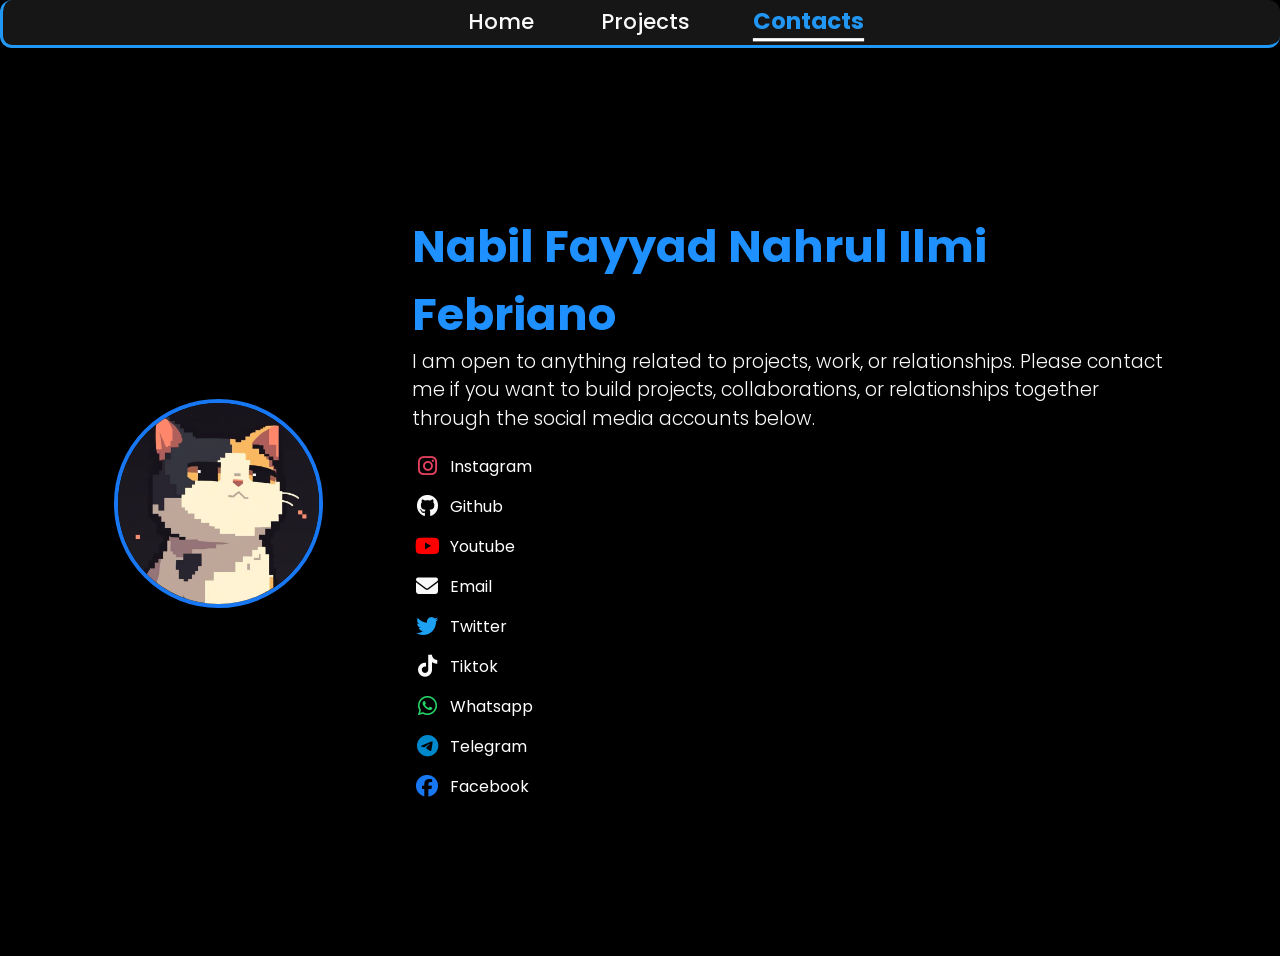
<file: contacts.html>
<!DOCTYPE html>
<html lang="en">
<head>
    <meta charset="UTF-8">
    <meta name="viewport" content="width=device-width, initial-scale=1.0">
    <title>Contact</title>
    <link rel="stylesheet" href="https://cdnjs.cloudflare.com/ajax/libs/font-awesome/6.4.0/css/all.min.css">
    <link rel="stylesheet" href="contacts.css">
</head>
<body>
    <header>
      
        <nav>
            <a href="./index.html"> Home</a>
            <a href="./projects.html">Projects</a>
            <a href="./contacts.html" class="active">Contacts</a>
        </nav>
    </header>
    
    <section class="home">
        <div class="home-img">
            <img src="kucing kotak.jpeg" alt="my fhoto">
        </div>
        <div class="home-content">
            <h3 class="typing-text">Nabil Fayyad Nahrul Ilmi Febriano</h3>
            <p class="desk">I am open to anything related to projects, work, or relationships. Please contact me if you want to build projects, collaborations, or relationships together through the social media accounts below.</p>
        

                <div class="social">
                    <a class="social-item" href="https://www.instagram.com/snapcat_666666?igsh=bGhsN29oZTJqaHpk" target="_blank"><i class="fab fa-instagram"></i> <span> Instagram</span> </a>
                    <a class="social-item" href="https://github.com/nbillfyyad" target="_blank"><i class="fab fa-github"></i> <span>Github</span> </a>
                    <a class="social-item" href="https://youtube.com/@usersnapcat?si=GocOOxfAdkSkoWXw" target="_blank"><i class="fab fa-youtube"></i> <span>Youtube</span> </a>
                    <a class="social-item" href="mailto:nbillfyyad28@gmail.com" target="_blank"><i class="fas fa-envelope"></i> <span>Email</span> </a>
                    <a class="social-item" href="https://x.com/Zzzz70644?t=a-fZfRKi9J8zMWlstJoPRA&s=09" target="_blank"><i class="fab fa-twitter"></i> <span>Twitter</span> </a>
                    <a class="social-item" href="https://www.tiktok.com/@si_snapcat?_t=ZS-8zvhSyEpOQU&_r=1" target="_blank"><i class="fab fa-tiktok"></i> <span>Tiktok</span> </a>
                    <a class="social-item" href="https://wa.me/6282111441770" target="_blank"><i class="fab fa-whatsapp"></i> <span>Whatsapp</span> </a>
                    <a class="social-item" href="https://t.me/SnapCat" target="_blank"><i class="fab fa-telegram"></i> <span>Telegram</span> </a>
                    <a class="social-item" href="https://www.facebook.com/bill" target="_blank"><i class="fab fa-facebook"></i> <span>Facebook</span> </a>
                </div>
        </div>
    </section>
</body>
</html>
</file>
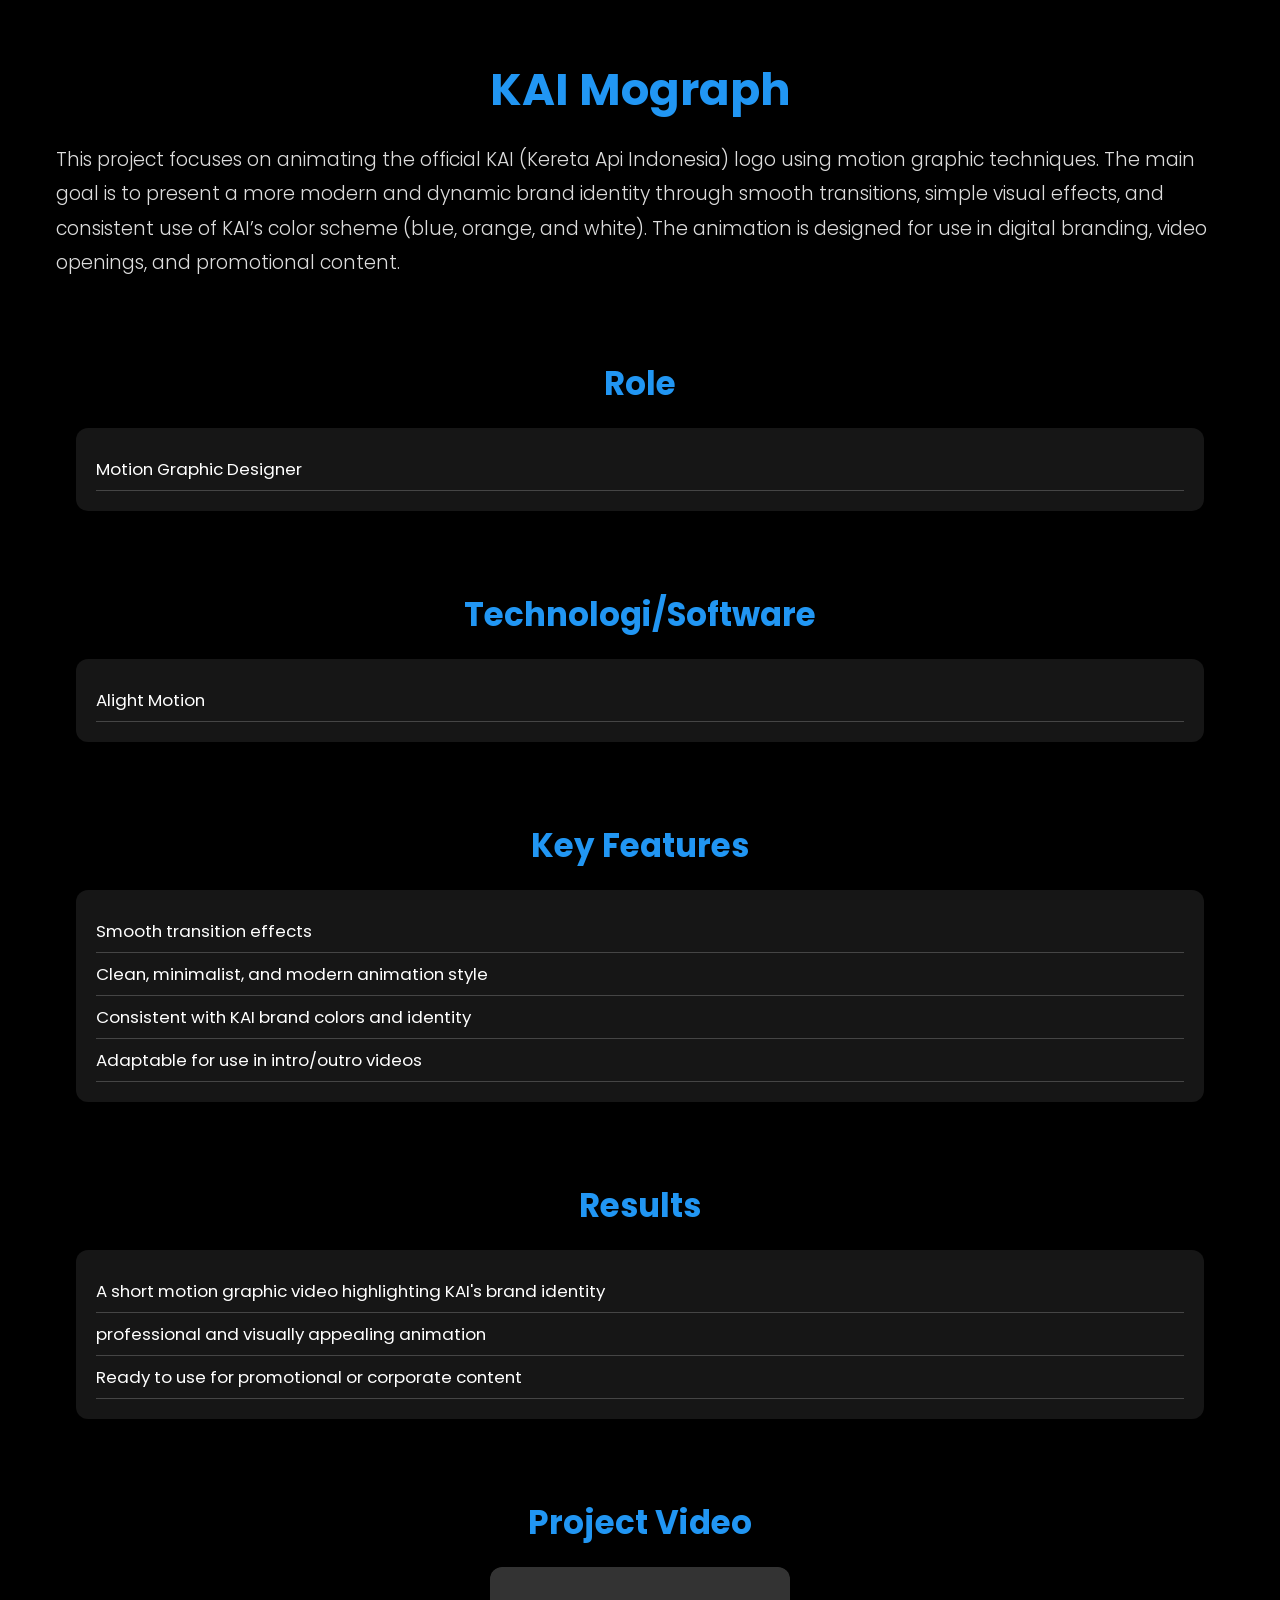
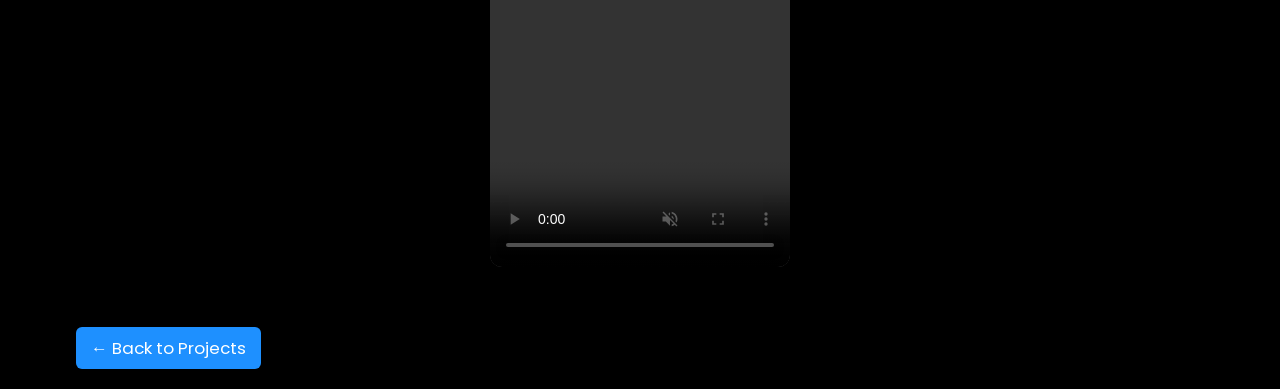
<file: KAI Mograph.html>
<!DOCTYPE html>
<html lang="en">
<head>
  <meta charset="UTF-8">
   <meta name="viewport" content="width=device-width, initial-scale=1.0">
  <title>KAI Mograph</title>
  <link rel="stylesheet" href="projects.css">
</head>
<body>
  <header>
  </header>

  <main>
    <section id="title" class="title-section">
    <h1>KAI Mograph</h1>
    <p>This project focuses on animating the official KAI (Kereta Api Indonesia) logo using motion graphic techniques. The main goal is to present a more modern and dynamic brand identity through smooth transitions, simple visual effects, and consistent use of KAI’s color scheme (blue, orange, and white). The animation is designed for use in digital branding, video openings, and promotional content.</p>
    </section>
  </main>
<section id="role" class="role-section">
    <h1>Role</h1>
    <div class="role-container">

      <div class="card">
        <ul>
          <li>Motion Graphic Designer</li>
        </ul>
      </div>
  </div>
  </section>
  <section id="technologi" class="technologi-section">
    <h1>Technologi/Software</h1>
    <div class="technologi-container">

      <div class="card">
        <ul>
          <li>Alight Motion</li>
        </ul>
      </div>
  </div>
  </section>
   <section id="keyfeature" class="keyfeature-section">
    <h1>Key Features</h1>
    <div class="keyfeature-container">

      <div class="card">
        <ul>
          <li>Smooth transition effects</li>
          <li>Clean, minimalist, and modern animation style</li>
          <li>Consistent with KAI brand colors and identity</li>
          <li>Adaptable for use in intro/outro videos</li>
        </ul>
        </ul>
      </div>
  </div>
  </section>
   <section id="result" class="result-section">
    <h1>Results</h1>
    <div class="result-container">

      <div class="card">
        <ul>
          <li>A short motion graphic video highlighting KAI's brand identity</li>
          <li>professional and visually appealing animation</li>
          <li>Ready to use for promotional or corporate content</li>
        </ul>
      </div>
  </div>
</section>
<section id="pictorvid" class="pictorvid-section">
    <h1>Project Video</h1>
    <div class="video-grid">
    <div class="video-container">
    <div class="video-card">
<video controls autoplay muted loop>
      <source src="./WhatsApp Video 2025-10-02 at 4.17.28 PM.mp4" type="video/mp4">

    </video>
</div>
    </div>
    </div>
  </section>
   <a href="projects.html" class="back-btn">← Back to Projects</a>
</body>
</html>
</file>
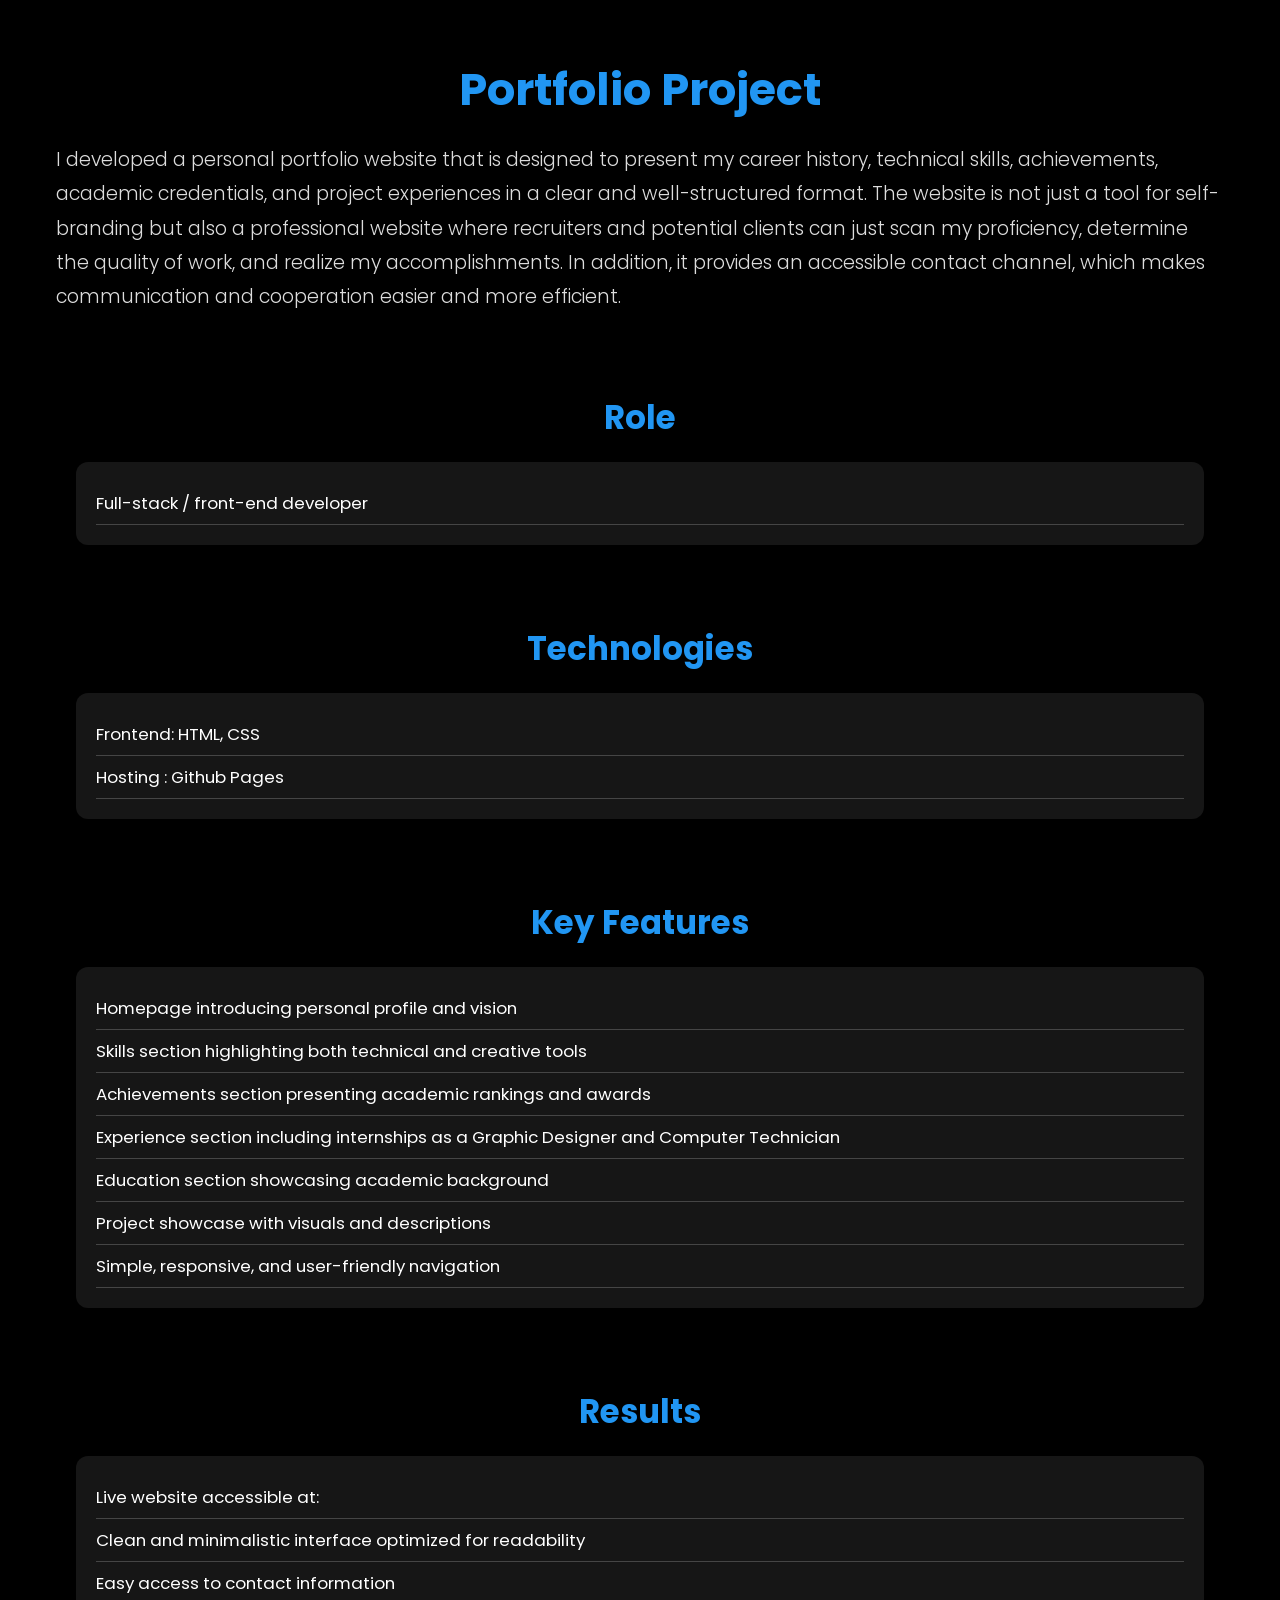
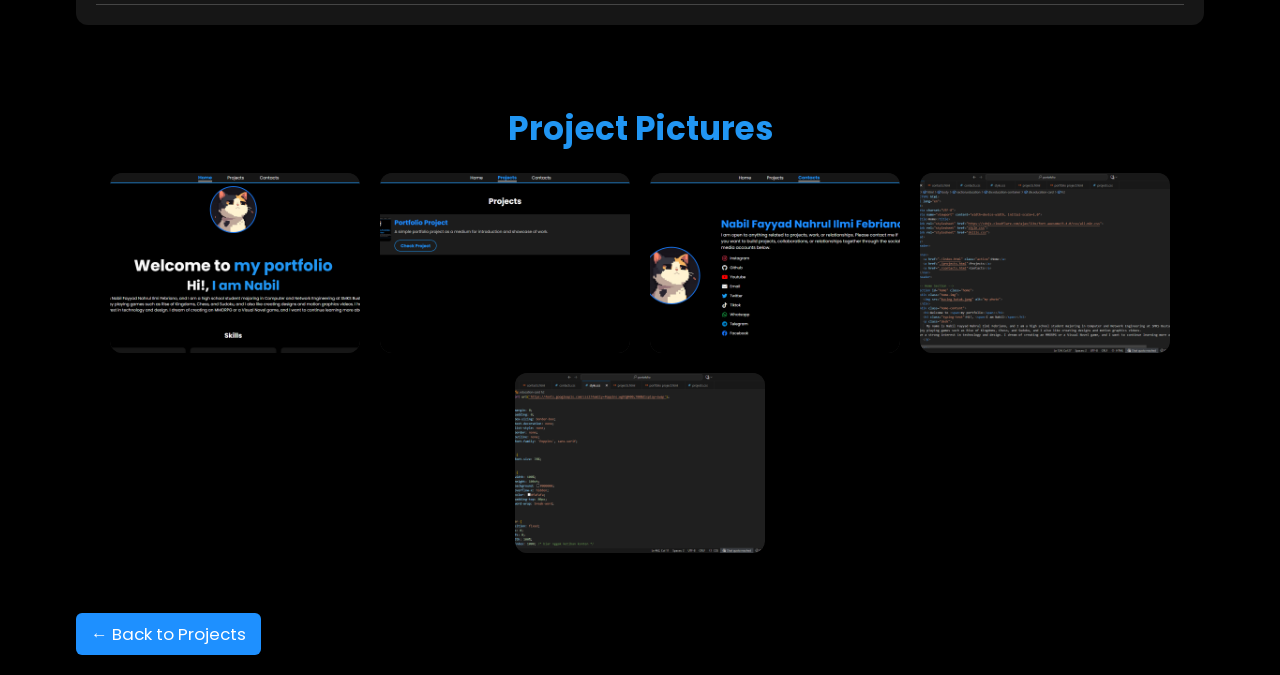
<file: portfolio project.html>
<!DOCTYPE html>
<html lang="en">
<head>
  <meta charset="UTF-8">
   <meta name="viewport" content="width=device-width, initial-scale=1.0">
  <title>Portfolio Project</title>
  <link rel="stylesheet" href="projects.css">
</head>
<body>
  <header>
  </header>

  <main>
    <section id="title" class="title-section">
    <h1>Portfolio Project</h1>
    <p>I developed a personal portfolio website that is designed to present my career history, technical skills, achievements, academic credentials, and project experiences in a clear and well-structured format. The website is not just a tool for self-branding but also a professional website where recruiters and potential clients can just scan my proficiency, determine the quality of work, and realize my accomplishments. In addition, it provides an accessible contact channel, which makes communication and cooperation easier and more efficient.</p>
    </section>
  </main>
<section id="role" class="role-section">
    <h1>Role</h1>
    <div class="role-container">

      <div class="card">
        <ul>
          <li>Full-stack / front-end developer</li>
        </ul>
      </div>
  </div>
  </section>
  <section id="technologi" class="technologi-section">
    <h1>Technologies</h1>
    <div class="technologi-container">

      <div class="card">
        <ul>
          <li>Frontend: HTML, CSS</li>
          <li>Hosting : Github Pages</li>
        </ul>
      </div>
  </div>
  </section>
   <section id="keyfeature" class="keyfeature-section">
    <h1>Key Features</h1>
    <div class="keyfeature-container">

      <div class="card">
        <ul>
          <li>Homepage introducing personal profile and vision</li>
          <li>Skills section highlighting both technical and creative tools</li>
          <li>Achievements section presenting academic rankings and awards</li>
          <li>Experience section including internships as a Graphic Designer and Computer Technician</li>
          <li>Education section showcasing academic background</li>
          <li>Project showcase with visuals and descriptions</li> 
          <li>Simple, responsive, and user-friendly navigation</li>
        </ul>
        </ul>
      </div>
  </div>
  </section>
   <section id="result" class="result-section">
    <h1>Results</h1>
    <div class="result-container">

      <div class="card">
        <ul>
          <li>Live website accessible at:</li>
          <li>Clean and minimalistic interface optimized for readability</li>
          <li>Easy access to contact information</li>
        </ul>
      </div>
  </div>
  </section>

  <section id="pictorvid" class="pictorvid-section">
    <h1>Project Pictures</h1>
    <div class="pict-grid">
    <div class="pict-container">
    <div class="pict-card">
<img src="./Screenshot (74).png" alt="#">
</div>
<div class="pict-card">
<img src="./Screenshot (75).png" alt="#">
</div>
<div class="pict-card">
<img src="./Screenshot (76).png" alt="#">
</div>
<div class="pict-card">
<img src="./Screenshot (79).png" alt="#">
</div>
<div class="pict-card">
<img src="./Screenshot (80).png" alt="#">
</div>
    </div>
    </div>
  </section>

   <a href="projects.html" class="back-btn">← Back to Projects</a>
</body>
</html>
</file>
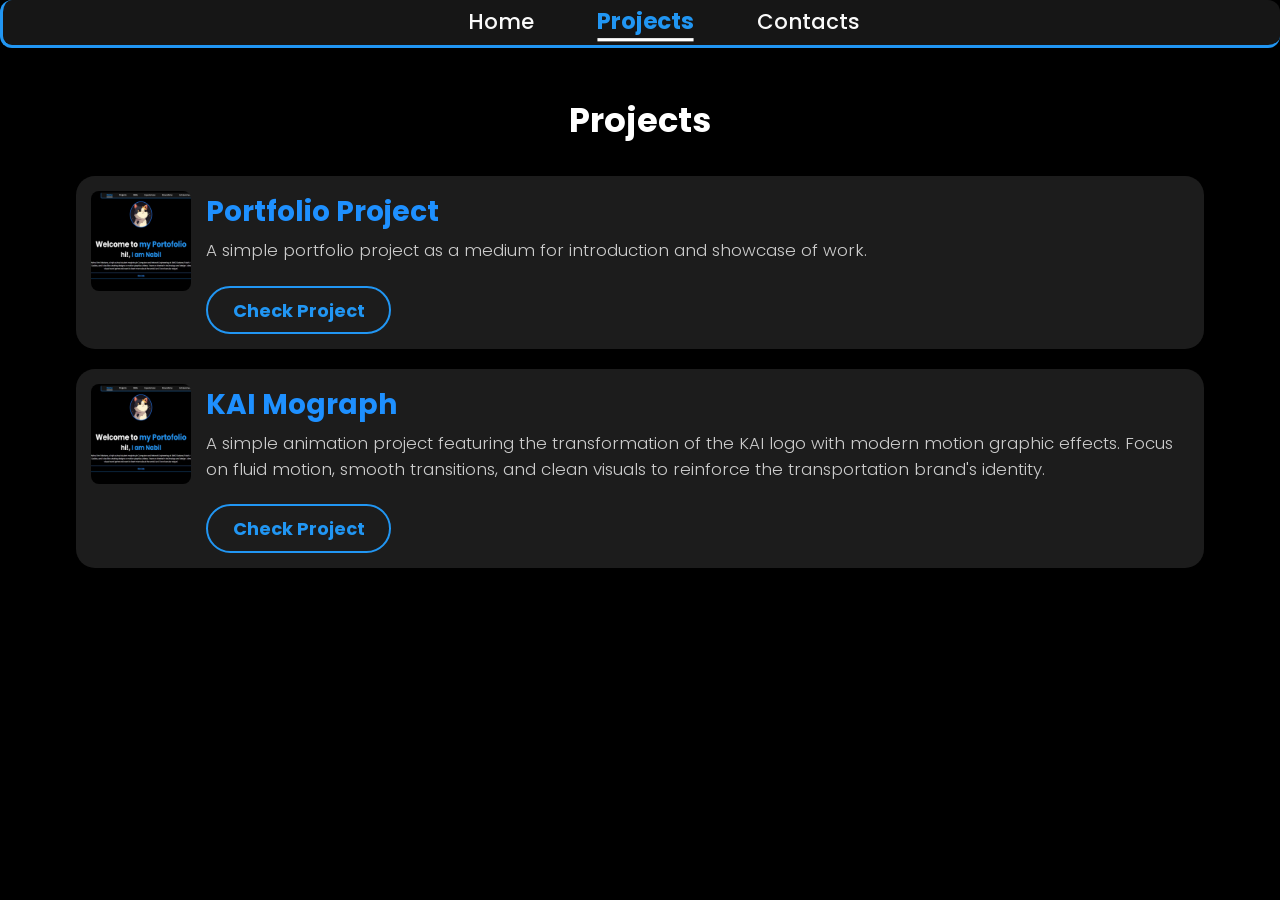
<file: projects.html>
<!DOCTYPE html>
<html lang="en">
<head>
    <meta charset="UTF-8">
    <meta name="viewport" content="width=device-width, initial-scale=1.0">
    <title>Project</title>
    <link rel="stylesheet" href="https://cdnjs.cloudflare.com/ajax/libs/font-awesome/6.4.0/css/all.min.css">
    <link rel="stylesheet" href="projects.css">
</head>
<body>
    <header>
      
        <nav>
            <a href="./index.html"> Home</a>
            <a href="./projects.html"  class="active">Projects</a>
            <a href="./contacts.html">Contacts</a>
        </nav>
    </header>
    
    <section class="home"></section>
  <section id="projects">
  <h2>Projects</h2>
  <div class="project-list">

    <div class="project-item">
      <img src="thumbnail portfolio.jpeg" alt="Portfolio Project">
      <div class="project-info">
        <h3>Portfolio Project</h3>
        <p>A simple portfolio project as a medium for introduction and showcase of work.</p>
        <a href="./portfolio project.html" class="btn">Check Project</a>
      </div>
    </div>
    <div class="project-item">
      <img src="thumbnail portfolio.jpeg" alt="KAI Mograph">
      <div class="project-info">
        <h3>KAI Mograph</h3>
        <p>A simple animation project featuring the transformation of the KAI logo with modern motion graphic effects. Focus on fluid motion, smooth transitions, and clean visuals to reinforce the transportation brand's identity.</p>
        <a href="./KAI Mograph.html" class="btn">Check Project</a>
      </div>
    </div>
  </div>
</section>
</file>
<file: contacts.css>
@import url('https://fonts.googleapis.com/css2?family=Poppins:wght@400;700&display=swap');
* {
    margin: 0;
    padding: 0;
    box-sizing: border-box;
    text-decoration: none;
    list-style: none;
    border: none;
    outline: none;
    font-family: 'Poppins', sans-serif;
}

html{
    font-size: 70%;

}

body{
    width: 100%;
    height: 100vh;
    background: #000000;
    overflow-x: hidden;
    color: #fafafa;
    padding-top: 80px; 
}

header {
  position: fixed;
  top: 0;
  left: 0;
  width: 100%;
  z-index: 1000; /* biar nggak ketiban konten */
}


nav {
  display: flex;
  gap: 2rem; 
  padding: .5rem 1rem;
  background-color: #161616;
  border-radius: 12px;
  display: flex;
  flex-direction: row;
  align-items: flex-end;
  justify-content: center;
  text-align: center;

  /* tambahin ini biar konsisten */
  border-left: 3px solid #2196f3;
  border-bottom: 3px solid #2196f3;
}

nav a {
  font-size: 1.9rem !important;
  font-weight: 500;
  margin-left: 4rem;
  display: inline-block;
  border-bottom: 3px solid transparent;
  color: #fafafa;
  text-decoration: none;
  transition: color 1s cubic-bezier(0.23, 1, 0.32, 1), border-bottom-color 1s cubic-bezier(0.23, 1, 0.32, 1), transform 1s cubic-bezier(0.23, 1, 0.32, 1);
}

nav a:hover,
nav a.active {
  color: #2196f3;
  border-bottom: 3px solid #1877f3;
  transform: none;
  padding: 0;
    border-radius: 0;
}

body{
  padding: 5rem;
}

nav a.active {
    color: #2196f3 !important;
    border-bottom: 3px solid #fff !important;
    font-weight: bold;
    transform: scale(1.08);
    transition: color 1s cubic-bezier(0.23, 1, 0.32, 1), border-bottom-color 1s cubic-bezier(0.23, 1, 0.32, 1), transform 1s cubic-bezier(0.23, 1, 0.32, 1);
}

@media (max-width: 995px) {
        nav {
                width: auto;
                border-left: 3px solid #2196f3;
                border-bottom: 3px solid #2196f3;
                padding: 1rem;
                background-color: #161616;
                border-top: 0.1rem solid rgba(0,0,0,0.1);
                gap: 0.8rem;
                justify-content: center;
                align-items: center;
                text-align: center;
                flex-wrap: wrap;
        }
        
        nav a {
                font-size: 1.2rem;
                margin-left: 0.5rem;
                display: inline;
        }
}

section {
    min-height: 100vh;
    padding: 2rem 5%;
}

.home{
    display: flex;
    justify-content: center;
    align-items: center;
    gap: 8rem;
    background-color: #000000;
}

.home .home-content h1{
    font-size: 6rem;
    font-weight: 650;
    line-height: 1.3;
    white-space: normal;
}

span{
    color: #2196f3;
}

.home .home-content h3{
    font-size: 4rem;
    font-weight: 700;
    line-height: 1.5;
    color: dodgerblue;
}


.home .home-content p {
    font-size: 1.7rem !important;
    font-weight: 300;
    line-height: 1.5;
    max-width: 100%;
    text-align: left;
  
}

.home-img {
  width: 40vw;          
  aspect-ratio: 1 / 1;   
}

.home-img img {
  width: 100%;
  height: 100%;
  object-fit: cover;
  border-radius: 50%;
  border: #1877f3 4px solid;
}


.home-img img:hover {
    font-size: 1.8rem;
    font-weight: 100;
}

@media (max-width: 995px) {
    .home {
        flex-direction: column;
        text-align: center;
        gap: 3rem;
    }

    .home .home-content h1 {
        font-size: 4rem;
    }

    .home .home-content h3 {
        font-size: 1.8rem;
    }
}



@media (max-width: 600px) {
  .home-img {
    width: 120px !important;
    height: 120px !important;
  }
  .home-img img {
    width: 120px !important;
    height: 120px !important;
    border-width: 2px !important;
  }
}

.btn {
  display: inline-block;
  margin: 2rem auto 0 auto;
  padding: 0.8rem 2.2rem;
  font-size: 1.6rem;
  color: #2196f3;
  background: transparent;
  border: 2px solid #2196f3;
  border-radius: 30px;
  font-weight: bold;
  cursor: pointer;
  transition: background 0.4s, color 0.4s, box-shadow 0.4s;
  box-shadow: 0 0 0px #2196f3;
}

.btn:hover {
  background: #2196f3;
  color: #fff;
  box-shadow: 0 0 16px #2196f3;
}

.home-content .btn {
  display: block;
  margin: 2rem auto;
  text-align: center;
}

.contact-text {
  max-width: 600px;
}

.social {
  display: flex !important;
  flex-direction: column !important; 
  align-items: flex-start !important; 
  gap: 15px !important;
  margin-top: 20px !important;
}

.social-item {
  display: flex;
  align-items: center;
  gap: 8px;
  font-size: 18px;
  color: white;
  text-decoration: none;
  transition: color 1.3s;
}

.social-item i {
  font-size: 22px;
  width: 30px;
  text-align: center;
}

.social-item:hover {
  color: #2196f3;
}

.social a:hover {
  color: #2196f3;
  display: column important;
  transform: scale(1.1);
 
}

.social-item span {
  color: white;          
  font-size: 16px;       
}
.social-item:hover span {
  color: #1877f3;        
}

.fa-facebook { color: #1877f3; }
.fa-instagram { color: #e4405f; }
.fa-github { color: #fafafa; }
.fa-tiktok { color: #fafafa; }
.fa-twitter { color: #1da1f2; }
.fa-youtube { color: #ff0000; }
.fa-whatsapp { color: #25d366; }
.fa-telegram { color: #0088cc; }
.fa-discord { color: #7289da; }
.fa-envelope { color: #fafafa; }


.cards {
  display: grid;
  grid-template-columns: repeat(auto-fit, minmax(250px, 1fr));
  gap: 1rem;
}
</file>
<file: projects.css>
@import url('https://fonts.googleapis.com/css2?family=Poppins:wght@400;700&display=swap');
* {
    margin: 0;
    padding: 0;
    box-sizing: border-box;
    text-decoration: none;
    list-style: none;
    border: none;
    outline: none;
    font-family: 'Poppins', sans-serif;
}

html{
    font-size: 70%;

}

body{
    width: 100%;
    height: 100vh;
    background: #000000;
    overflow-x: hidden;
    color: #fafafa;
    padding-top: 80px; 
}

header {
  position: fixed;
  top: 0;
  left: 0;
  width: 100%;
  z-index: 1000; /* biar nggak ketiban konten */
}


nav {
  display: flex;
  gap: 2rem; 
  padding: .5rem 1rem;
  background-color: #161616;
  border-radius: 12px;
  display: flex;
  flex-direction: row;
  align-items: flex-end;
  justify-content: center;
  text-align: center;

  /* tambahin ini biar konsisten */
  border-left: 3px solid #2196f3;
  border-bottom: 3px solid #2196f3;
}


nav a {
  font-size: 1.9rem !important;
  font-weight: 500;
  margin-left: 4rem;
  display: inline-block;
  border-bottom: 3px solid transparent;
  color: #fafafa;
  text-decoration: none;
  transition: color 1s cubic-bezier(0.23, 1, 0.32, 1), border-bottom-color 1s cubic-bezier(0.23, 1, 0.32, 1), transform 1s cubic-bezier(0.23, 1, 0.32, 1);
}

nav a:hover,
nav a.active {
  color: #2196f3;
  border-bottom: 3px solid #1877f3;
  transform: none;
  padding: 0;
    border-radius: 0;
}

body{
  padding: 5rem;
}

nav a.active {
    color: #2196f3 !important;
    border-bottom: 3px solid #fff !important;
    font-weight: bold;
    transform: scale(1.08);
    transition: color 1s cubic-bezier(0.23, 1, 0.32, 1), border-bottom-color 1s cubic-bezier(0.23, 1, 0.32, 1), transform 1s cubic-bezier(0.23, 1, 0.32, 1);
}

@media (max-width: 995px) {
        nav {
                width: auto;
                border-left: 3px solid #2196f3;
                border-bottom: 3px solid #2196f3;
                padding: 1rem;
                background-color: #161616;
                border-top: 0.1rem solid rgba(0,0,0,0.1);
                gap: 0.8rem;
                justify-content: center;
                align-items: center;
                text-align: center;
                flex-wrap: wrap;
        }
        
        nav a {
                font-size: 1.2rem;
                margin-left: 0.5rem;
                display: inline;
        }
}

@media (max-width: 600px) {
    section {
        padding: 1rem 2%;
    }
}


.home{
    display: flex;
    justify-content: center;
    align-items: center;
    gap: 8rem;
    background-color: #000000;
    flex-wrap: wrap;
    text-align: center;
}

#projects h2 {
  font-size: 3rem;
  text-align: center;
  margin-bottom: 30px;
}

span{
    color: #2196f3;
}

.project-info h3 {
  font-size: 2.5rem;
  font-weight: 700;
  line-height: 1.5;
}


.project-info p {
    font-size: 1.2rem;
    font-weight: 300;
    line-height: 1.5;
    max-width: 100%;
    text-align: center;
}

.btn {
  display: inline-block;
  margin: 2rem auto 0 auto;
  padding: 0.8rem 2.2rem;
  font-size: 1.6rem;
  color: #2196f3;
  background: transparent;
  border: 2px solid #2196f3;
  border-radius: 30px;
  font-weight: bold;
  cursor: pointer;
  transition: background 0.4s, color 0.4s, box-shadow 0.4s;
  box-shadow: 0 0 0px #2196f3;
}

.btn:hover {
  background: #2196f3;
  color: #fff;
  box-shadow: 0 0 16px #2196f3;
}

.home-content .btn {
  display: block;
  margin: 2rem auto;
  text-align: center;
}

body {
  word-wrap: break-word;
  overflow-x: hidden;
}

.cards {
  display: grid;
  grid-template-columns: repeat(auto-fit, minmax(250px, 1fr));
  gap: 1rem;
}
#projects {
  padding: 40px 20px;
  background: #000000;
  color: white;
}

.project-list {
  display: flex;
  flex-direction: column;
  gap: 20px;
}

.project-item {
  display: flex;
  align-items: flex-start;
  background: #1c1c1c;
  padding: 15px;
  border-radius: 19px;
  transition: transform 0.2s ease;
}

.project-item:hover {
  transform: translateX(5px);
}

.project-item img {
  width: 100px;
  height: 100px;
  object-fit: cover;
  border-radius: 8px;
  margin-right: 15px;
}

.project-info h3 {
  margin: 0;
  color: #1e90ff;
}

.project-info p {
  margin: 5px 0 0;
  font-size: 1.5rem !important;
  color: #ccc;
  text-align: left !important;
  text-justify: inter-word !important;
  hyphens: auto;
  overflow-wrap: break-word;
}


.back-btn {
  display: inline-block;
  padding: 8px 15px;
  background: #1e90ff;
  color: white;
  border-radius: 6px;
  text-decoration: none;
  margin: 20px;
  transition: background 0.3s;
  font-size: 1.5rem;
}

.back-btn:hover {
  background: #0d6efd;
}

@media (max-width: 600px) {
  .project-item {
    flex-direction: column;
    align-items: center;
    text-align: center;
  }

  .project-item img {
    margin: 0 0 10px 0;
  }

  .project-info p {
    font-size: 1.2rem;
    line-height: 1.6;
    text-align: left !important;
  }
}

/* === Desk Portfolio Section === */
.title-section {
    text-align: center;
    margin-bottom: 40px;
}

.title-section h1 {
    font-size: 4rem;
    color: #2196f3;
    margin-bottom: 20px;
}

.title-section p {
    font-size: 1.7rem;
    font-weight: 300;
    line-height: 1.8;
    max-width: 100%;        /* biar hampir penuh layar */
    margin: 0 auto;        /* rata tengah dengan lebar 90% */
    text-align: left;   /* biar teks rapi penuh kiri-kanan */
    color: #ddd;
}



/* === Section General Style === */
.role-section,
.technologi-section,
.keyfeature-section,
.result-section,
.pictorvid-section {
    padding: 40px 20px;
    background: #000;
    display: flex;
    flex-direction: column;
    align-items: center;
    width: 100%;
}

.role-section h1,
.technologi-section h1,
.keyfeature-section h1,
.result-section h1,
.pictorvid-section h1 {
    font-size: 2.9rem;
    margin-bottom: 20px;
    color: #2196f3;
}

/* === Container Grid === */
.role-container,
.technologi-container,
.keyfeature-container,
.result-container,
.pictorvid-container {
    display: grid;
    grid-template-columns: repeat(auto-fit, minmax(280px, 1fr));
    gap: 20px;
    width: 100%;
    max-width: 1200px;
    margin: 0 auto;
}

/* === Card === */
.card {
    background: #161616;
    border-radius: 12px;
    padding: 20px;
    box-shadow: 0 4px 10px rgba(0,0,0,0.2);
    text-align: left;
    width: 100%;
}


.card ul li {
    font-size: 1.5rem;
    padding: 8px 0;
    border-bottom: 1px solid rgba(255, 255, 255, 0.2);
    color: #fff;
}

/* === Mobile Fix === */
@media (max-width: 768px) {
    .title-section p {
        font-size: 1.3rem;
        max-width: 100%;
        padding: 0 15px;
    }

    .role-container,
    .technologi-container,
    .keyfeature-container,
    .result-container,
    .pictorvid-container {
        grid-template-columns: 1fr; /* biar 1 kolom penuh */
    }

    .card {
        width: 100%;
        margin: 0;
    }
  }

 .pict {
  text-align: center;
  padding: 30px 0;
}

.pict-container {
  display: flex;
  justify-content: center;
  flex-wrap: wrap;
  gap: 20px;
}

.pict-card {
  width: 250px;      
  height: 180px;
  background: #161616;
  border-radius: 12px;
  overflow: hidden;
  display: flex;
  justify-content: center;
  align-items: center;
}

.pict-card img {
  width: 100%;
  height: 100%;
  object-fit: cover;   /* gambar proporsional, gak gepeng */
  border-radius: 12px;
}
.video {
  text-align: center;
  padding: 30px 0;
}

.video-container {
  display: flex;
  justify-content: center;
  flex-wrap: wrap;
  gap: 20px;
}

.video-card {
  width: 100%;
  max-width: 400px;   /* batas maksimal di desktop */
  aspect-ratio: 1/1;  /* biar tetap kotak */
  background: #161616;
  border-radius: 12px;
  overflow: hidden;
  display: flex;
  justify-content: center;
  align-items: center;
}


.video-card video {
  width: 100%;
  height: 100%;
  object-fit: cover;   /* gambar proporsional, gak gepeng */
  border-radius: 12px;
}
/* Responsive untuk layar kecil */
@media (max-width: 480px) {
  .video-card {
    max-width: 100%;   /* lebar penuh HP */
    border-radius: 8px;
  }

  .video-card video {
    width: 100%;
    height: auto;
  }
}
</file>
